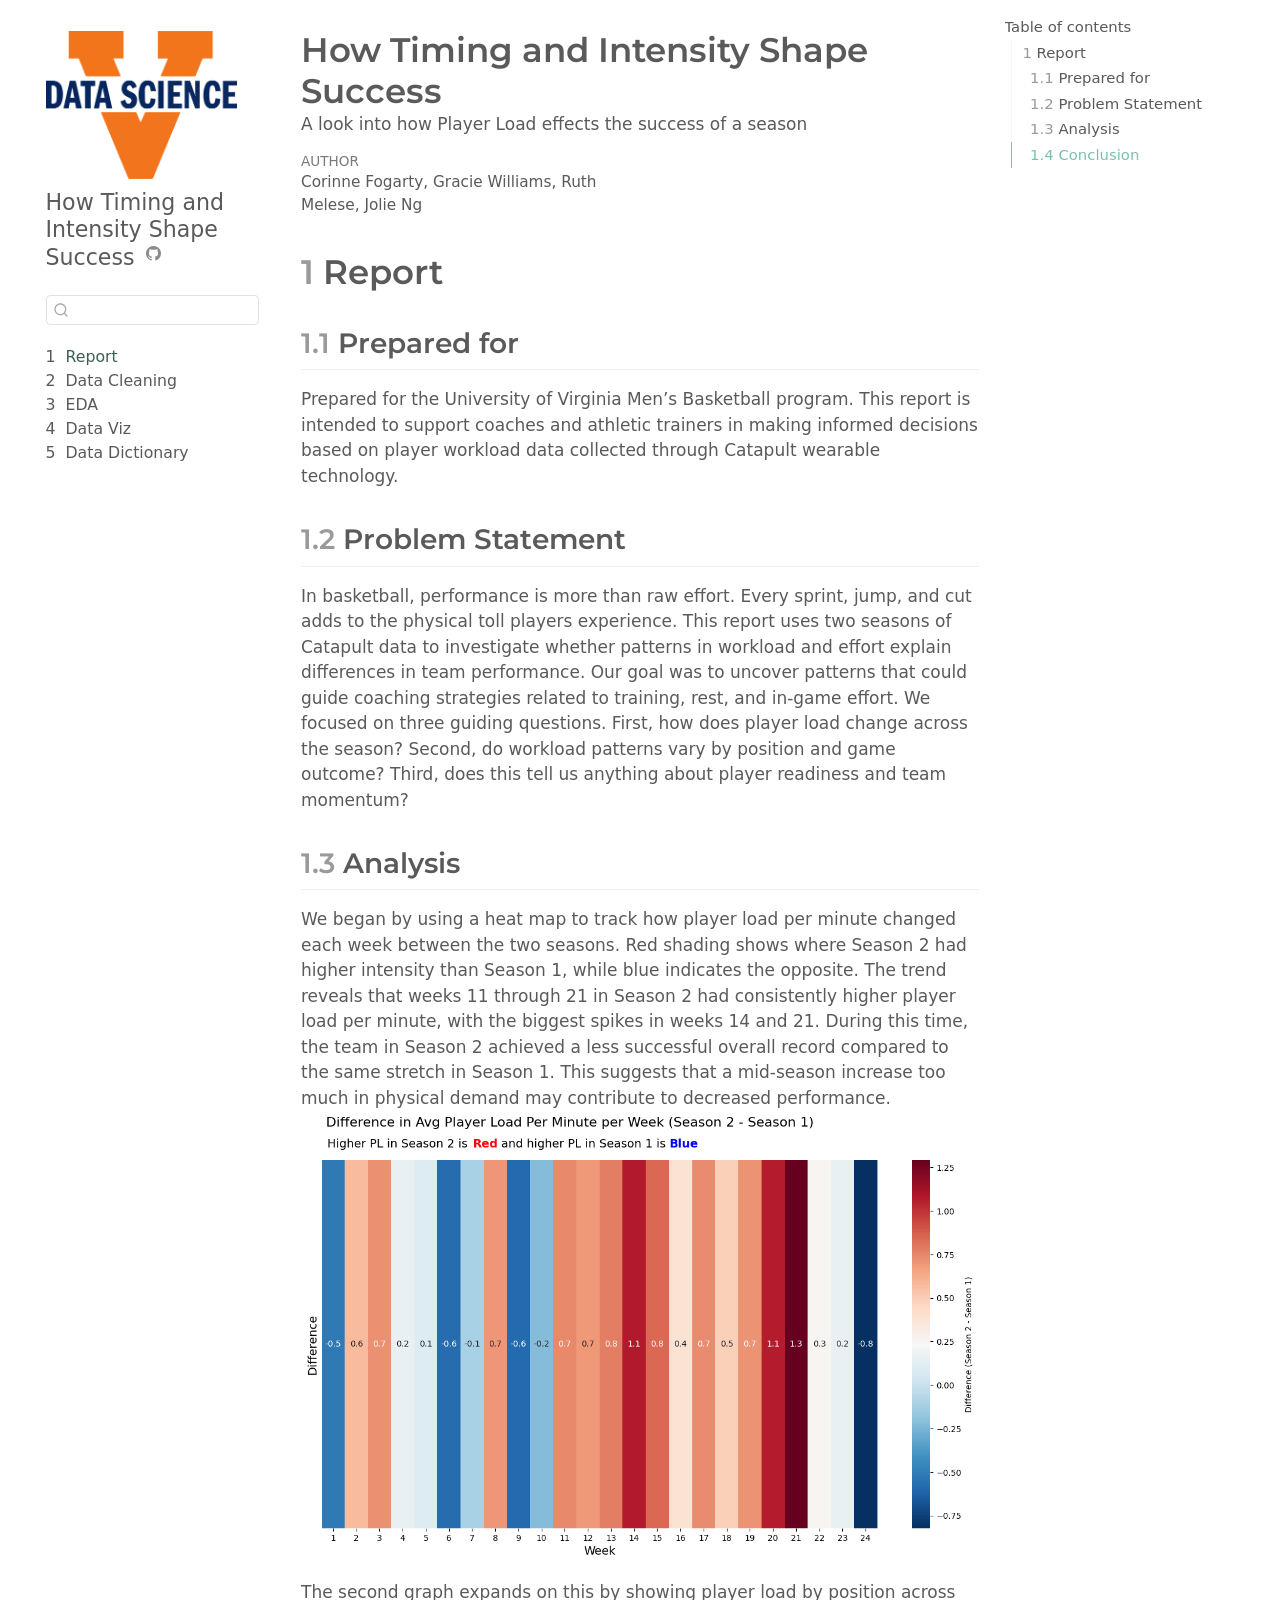
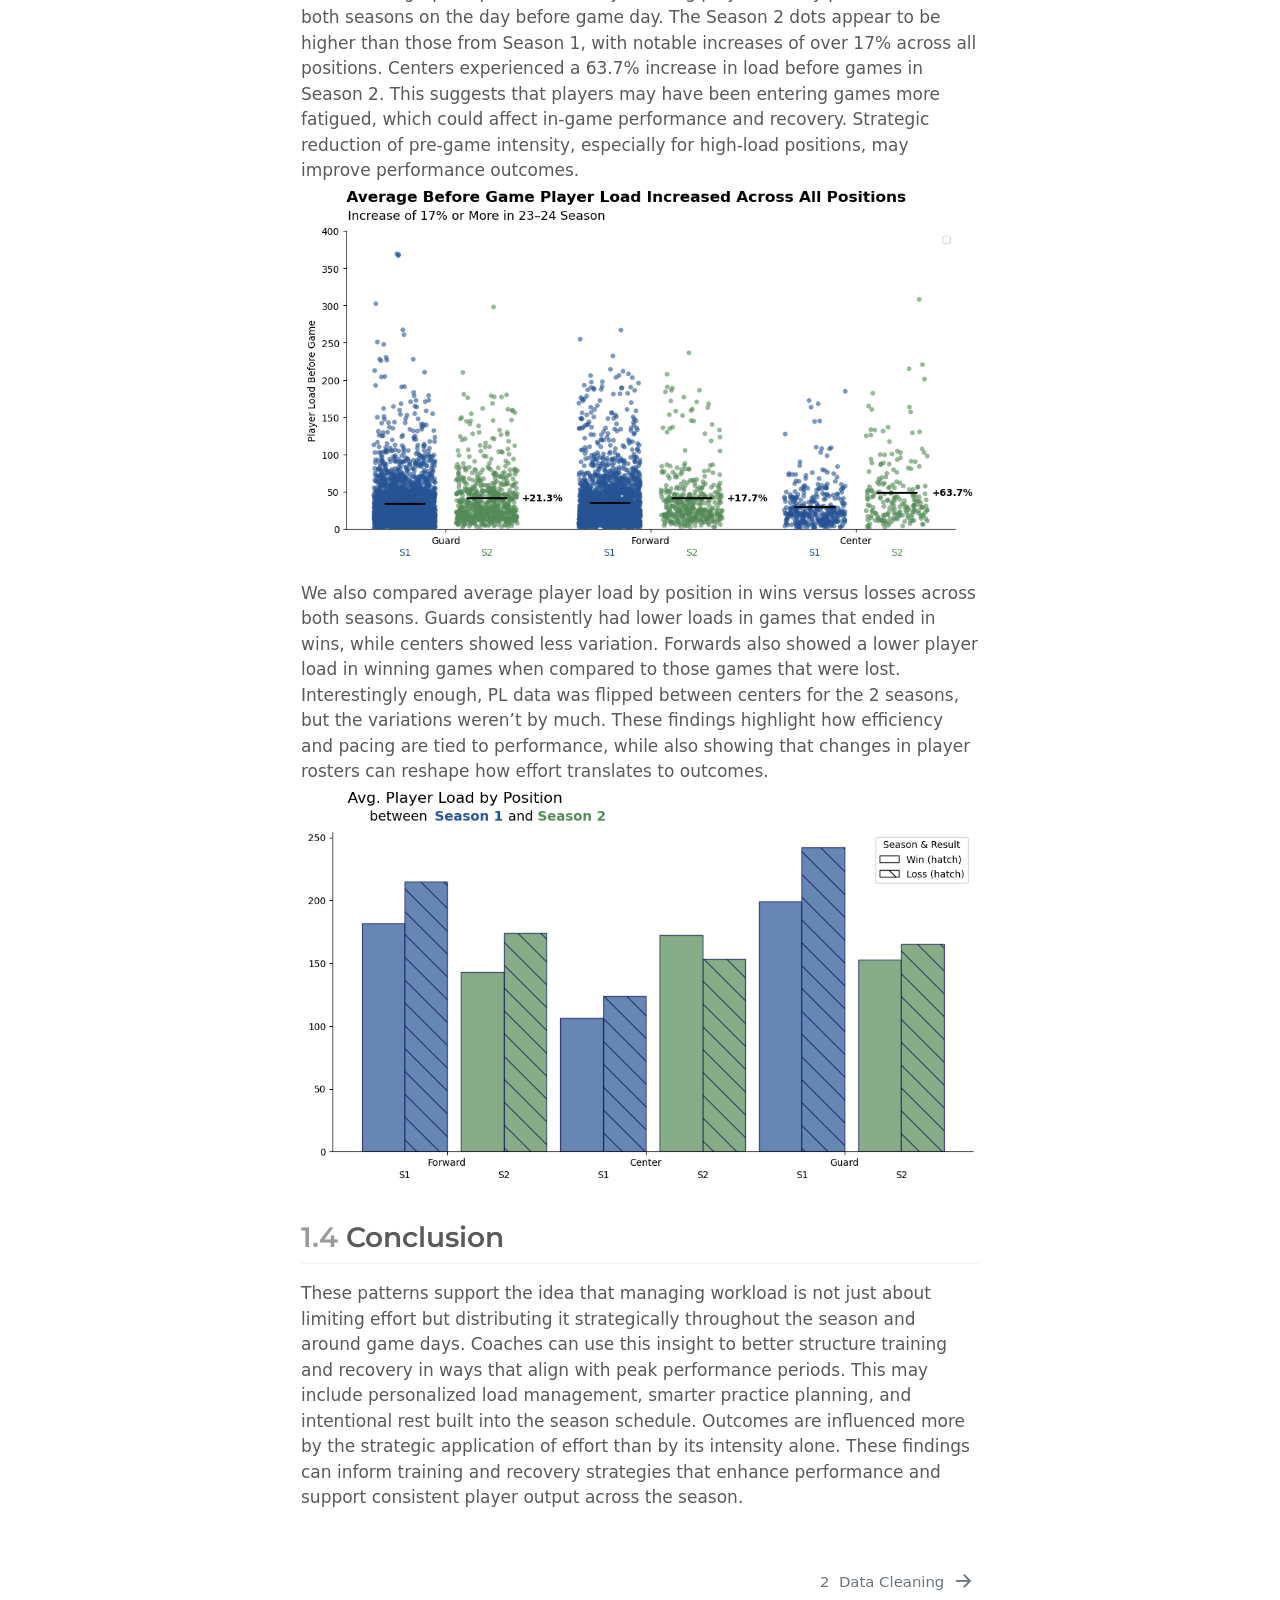
<file: docs/index.html>
<!DOCTYPE html>
<html xmlns="http://www.w3.org/1999/xhtml" lang="en" xml:lang="en"><head>

<meta charset="utf-8">
<meta name="generator" content="quarto-1.6.42">

<meta name="viewport" content="width=device-width, initial-scale=1.0, user-scalable=yes">

<meta name="author" content="Corinne Fogarty, Gracie Williams, Ruth Melese, Jolie Ng">
<meta name="description" content="A look into how Player Load effects the success of a season">

<title>How Timing and Intensity Shape Success</title>
<style>
code{white-space: pre-wrap;}
span.smallcaps{font-variant: small-caps;}
div.columns{display: flex; gap: min(4vw, 1.5em);}
div.column{flex: auto; overflow-x: auto;}
div.hanging-indent{margin-left: 1.5em; text-indent: -1.5em;}
ul.task-list{list-style: none;}
ul.task-list li input[type="checkbox"] {
  width: 0.8em;
  margin: 0 0.8em 0.2em -1em; /* quarto-specific, see https://github.com/quarto-dev/quarto-cli/issues/4556 */ 
  vertical-align: middle;
}
</style>


<script src="site_libs/quarto-nav/quarto-nav.js"></script>
<script src="site_libs/quarto-nav/headroom.min.js"></script>
<script src="site_libs/clipboard/clipboard.min.js"></script>
<script src="site_libs/quarto-search/autocomplete.umd.js"></script>
<script src="site_libs/quarto-search/fuse.min.js"></script>
<script src="site_libs/quarto-search/quarto-search.js"></script>
<meta name="quarto:offset" content="./">
<link href="./datacleaning.html" rel="next">
<link href="./uvads.png" rel="icon" type="image/png">
<script src="site_libs/quarto-html/quarto.js"></script>
<script src="site_libs/quarto-html/popper.min.js"></script>
<script src="site_libs/quarto-html/tippy.umd.min.js"></script>
<script src="site_libs/quarto-html/anchor.min.js"></script>
<link href="site_libs/quarto-html/tippy.css" rel="stylesheet">
<link href="site_libs/quarto-html/quarto-syntax-highlighting-2f5df379a58b258e96c21c0638c20c03.css" rel="stylesheet" id="quarto-text-highlighting-styles">
<script src="site_libs/bootstrap/bootstrap.min.js"></script>
<link href="site_libs/bootstrap/bootstrap-icons.css" rel="stylesheet">
<link href="site_libs/bootstrap/bootstrap-af8f13ac2cf35a584dc317cb14b1796d.min.css" rel="stylesheet" append-hash="true" id="quarto-bootstrap" data-mode="light">
<script id="quarto-search-options" type="application/json">{
  "location": "sidebar",
  "copy-button": false,
  "collapse-after": 3,
  "panel-placement": "start",
  "type": "textbox",
  "limit": 50,
  "keyboard-shortcut": [
    "f",
    "/",
    "s"
  ],
  "show-item-context": false,
  "language": {
    "search-no-results-text": "No results",
    "search-matching-documents-text": "matching documents",
    "search-copy-link-title": "Copy link to search",
    "search-hide-matches-text": "Hide additional matches",
    "search-more-match-text": "more match in this document",
    "search-more-matches-text": "more matches in this document",
    "search-clear-button-title": "Clear",
    "search-text-placeholder": "",
    "search-detached-cancel-button-title": "Cancel",
    "search-submit-button-title": "Submit",
    "search-label": "Search"
  }
}</script>


</head>

<body class="nav-sidebar floating">

<div id="quarto-search-results"></div>
  <header id="quarto-header" class="headroom fixed-top">
  <nav class="quarto-secondary-nav">
    <div class="container-fluid d-flex">
      <button type="button" class="quarto-btn-toggle btn" data-bs-toggle="collapse" role="button" data-bs-target=".quarto-sidebar-collapse-item" aria-controls="quarto-sidebar" aria-expanded="false" aria-label="Toggle sidebar navigation" onclick="if (window.quartoToggleHeadroom) { window.quartoToggleHeadroom(); }">
        <i class="bi bi-layout-text-sidebar-reverse"></i>
      </button>
        <nav class="quarto-page-breadcrumbs" aria-label="breadcrumb"><ol class="breadcrumb"><li class="breadcrumb-item"><a href="./index.html"><span class="chapter-number">1</span>&nbsp; <span class="chapter-title">Report</span></a></li></ol></nav>
        <a class="flex-grow-1" role="navigation" data-bs-toggle="collapse" data-bs-target=".quarto-sidebar-collapse-item" aria-controls="quarto-sidebar" aria-expanded="false" aria-label="Toggle sidebar navigation" onclick="if (window.quartoToggleHeadroom) { window.quartoToggleHeadroom(); }">      
        </a>
      <button type="button" class="btn quarto-search-button" aria-label="Search" onclick="window.quartoOpenSearch();">
        <i class="bi bi-search"></i>
      </button>
    </div>
  </nav>
</header>
<!-- content -->
<div id="quarto-content" class="quarto-container page-columns page-rows-contents page-layout-article">
<!-- sidebar -->
  <nav id="quarto-sidebar" class="sidebar collapse collapse-horizontal quarto-sidebar-collapse-item sidebar-navigation floating overflow-auto">
    <div class="pt-lg-2 mt-2 text-left sidebar-header sidebar-header-stacked">
      <a href="./index.html" class="sidebar-logo-link">
      <img src="./uvads.png" alt="" class="sidebar-logo py-0 d-lg-inline d-none">
      </a>
    <div class="sidebar-title mb-0 py-0">
      <a href="./">How Timing and Intensity Shape Success</a> 
        <div class="sidebar-tools-main">
    <a href="https://github.com/corinnefog/DS2023-report" title="Source Code" class="quarto-navigation-tool px-1" aria-label="Source Code"><i class="bi bi-github"></i></a>
</div>
    </div>
      </div>
        <div class="mt-2 flex-shrink-0 align-items-center">
        <div class="sidebar-search">
        <div id="quarto-search" class="" title="Search"></div>
        </div>
        </div>
    <div class="sidebar-menu-container"> 
    <ul class="list-unstyled mt-1">
        <li class="sidebar-item">
  <div class="sidebar-item-container"> 
  <a href="./index.html" class="sidebar-item-text sidebar-link active">
 <span class="menu-text"><span class="chapter-number">1</span>&nbsp; <span class="chapter-title">Report</span></span></a>
  </div>
</li>
        <li class="sidebar-item">
  <div class="sidebar-item-container"> 
  <a href="./datacleaning.html" class="sidebar-item-text sidebar-link">
 <span class="menu-text"><span class="chapter-number">2</span>&nbsp; <span class="chapter-title">Data Cleaning</span></span></a>
  </div>
</li>
        <li class="sidebar-item">
  <div class="sidebar-item-container"> 
  <a href="./eda.html" class="sidebar-item-text sidebar-link">
 <span class="menu-text"><span class="chapter-number">3</span>&nbsp; <span class="chapter-title">EDA</span></span></a>
  </div>
</li>
        <li class="sidebar-item">
  <div class="sidebar-item-container"> 
  <a href="./dataviz.html" class="sidebar-item-text sidebar-link">
 <span class="menu-text"><span class="chapter-number">4</span>&nbsp; <span class="chapter-title">Data Viz</span></span></a>
  </div>
</li>
        <li class="sidebar-item">
  <div class="sidebar-item-container"> 
  <a href="./datadictionary.html" class="sidebar-item-text sidebar-link">
 <span class="menu-text"><span class="chapter-number">5</span>&nbsp; <span class="chapter-title">Data Dictionary</span></span></a>
  </div>
</li>
    </ul>
    </div>
</nav>
<div id="quarto-sidebar-glass" class="quarto-sidebar-collapse-item" data-bs-toggle="collapse" data-bs-target=".quarto-sidebar-collapse-item"></div>
<!-- margin-sidebar -->
    <div id="quarto-margin-sidebar" class="sidebar margin-sidebar">
        <nav id="TOC" role="doc-toc" class="toc-active">
    <h2 id="toc-title">Table of contents</h2>
   
  <ul>
  <li><a href="#report" id="toc-report" class="nav-link active" data-scroll-target="#report"><span class="header-section-number">1</span> Report</a>
  <ul class="collapse">
  <li><a href="#prepared-for" id="toc-prepared-for" class="nav-link" data-scroll-target="#prepared-for"><span class="header-section-number">1.1</span> Prepared for</a></li>
  <li><a href="#problem-statement" id="toc-problem-statement" class="nav-link" data-scroll-target="#problem-statement"><span class="header-section-number">1.2</span> Problem Statement</a></li>
  <li><a href="#analysis" id="toc-analysis" class="nav-link" data-scroll-target="#analysis"><span class="header-section-number">1.3</span> Analysis</a></li>
  <li><a href="#conclusion" id="toc-conclusion" class="nav-link" data-scroll-target="#conclusion"><span class="header-section-number">1.4</span> Conclusion</a></li>
  </ul></li>
  </ul>
</nav>
    </div>
<!-- main -->
<main class="content" id="quarto-document-content">

<header id="title-block-header" class="quarto-title-block default">
<div class="quarto-title">
<h1 class="title">How Timing and Intensity Shape Success</h1>
</div>

<div>
  <div class="description">
    A look into how Player Load effects the success of a season
  </div>
</div>


<div class="quarto-title-meta">

    <div>
    <div class="quarto-title-meta-heading">Author</div>
    <div class="quarto-title-meta-contents">
             <p>Corinne Fogarty, Gracie Williams, Ruth Melese, Jolie Ng </p>
          </div>
  </div>
    
  
    
  </div>
  


</header>


<section id="report" class="level1" data-number="1">
<h1 data-number="1"><span class="header-section-number">1</span> Report</h1>
<section id="prepared-for" class="level2" data-number="1.1">
<h2 data-number="1.1" class="anchored" data-anchor-id="prepared-for"><span class="header-section-number">1.1</span> Prepared for</h2>
<p>Prepared for the University of Virginia Men’s Basketball program. This report is intended to support coaches and athletic trainers in making informed decisions based on player workload data collected through Catapult wearable technology.</p>
</section>
<section id="problem-statement" class="level2" data-number="1.2">
<h2 data-number="1.2" class="anchored" data-anchor-id="problem-statement"><span class="header-section-number">1.2</span> Problem Statement</h2>
<p>In basketball, performance is more than raw effort. Every sprint, jump, and cut adds to the physical toll players experience. This report uses two seasons of Catapult data to investigate whether patterns in workload and effort explain differences in team performance. Our goal was to uncover patterns that could guide coaching strategies related to training, rest, and in-game effort. We focused on three guiding questions. First, how does player load change across the season? Second, do workload patterns vary by position and game outcome? Third, does this tell us anything about player readiness and team momentum?</p>
</section>
<section id="analysis" class="level2" data-number="1.3">
<h2 data-number="1.3" class="anchored" data-anchor-id="analysis"><span class="header-section-number">1.3</span> Analysis</h2>
<p>We began by using a heat map to track how player load per minute changed each week between the two seasons. Red shading shows where Season 2 had higher intensity than Season 1, while blue indicates the opposite. The trend reveals that weeks 11 through 21 in Season 2 had consistently higher player load per minute, with the biggest spikes in weeks 14 and 21. During this time, the team in Season 2 achieved a less successful overall record compared to the same stretch in Season 1. This suggests that a mid-season increase too much in physical demand may contribute to decreased performance. <img src="graph1.png" class="img-fluid"></p>
<p>The second graph expands on this by showing player load by position across both seasons on the day before game day. The Season 2 dots appear to be higher than those from Season 1, with notable increases of over 17% across all positions. Centers experienced a 63.7% increase in load before games in Season 2. This suggests that players may have been entering games more fatigued, which could affect in-game performance and recovery. Strategic reduction of pre-game intensity, especially for high-load positions, may improve performance outcomes. <img src="jittergraph.png" class="img-fluid"></p>
<p>We also compared average player load by position in wins versus losses across both seasons. Guards consistently had lower loads in games that ended in wins, while centers showed less variation. Forwards also showed a lower player load in winning games when compared to those games that were lost. Interestingly enough, PL data was flipped between centers for the 2 seasons, but the variations weren’t by much. These findings highlight how efficiency and pacing are tied to performance, while also showing that changes in player rosters can reshape how effort translates to outcomes. <img src="PL.png" class="img-fluid"></p>
</section>
<section id="conclusion" class="level2" data-number="1.4">
<h2 data-number="1.4" class="anchored" data-anchor-id="conclusion"><span class="header-section-number">1.4</span> Conclusion</h2>
<p>These patterns support the idea that managing workload is not just about limiting effort but distributing it strategically throughout the season and around game days. Coaches can use this insight to better structure training and recovery in ways that align with peak performance periods. This may include personalized load management, smarter practice planning, and intentional rest built into the season schedule. Outcomes are influenced more by the strategic application of effort than by its intensity alone. These findings can inform training and recovery strategies that enhance performance and support consistent player output across the season.</p>


</section>
</section>

</main> <!-- /main -->
<script id="quarto-html-after-body" type="application/javascript">
window.document.addEventListener("DOMContentLoaded", function (event) {
  const toggleBodyColorMode = (bsSheetEl) => {
    const mode = bsSheetEl.getAttribute("data-mode");
    const bodyEl = window.document.querySelector("body");
    if (mode === "dark") {
      bodyEl.classList.add("quarto-dark");
      bodyEl.classList.remove("quarto-light");
    } else {
      bodyEl.classList.add("quarto-light");
      bodyEl.classList.remove("quarto-dark");
    }
  }
  const toggleBodyColorPrimary = () => {
    const bsSheetEl = window.document.querySelector("link#quarto-bootstrap");
    if (bsSheetEl) {
      toggleBodyColorMode(bsSheetEl);
    }
  }
  toggleBodyColorPrimary();  
  const icon = "";
  const anchorJS = new window.AnchorJS();
  anchorJS.options = {
    placement: 'right',
    icon: icon
  };
  anchorJS.add('.anchored');
  const isCodeAnnotation = (el) => {
    for (const clz of el.classList) {
      if (clz.startsWith('code-annotation-')) {                     
        return true;
      }
    }
    return false;
  }
  const onCopySuccess = function(e) {
    // button target
    const button = e.trigger;
    // don't keep focus
    button.blur();
    // flash "checked"
    button.classList.add('code-copy-button-checked');
    var currentTitle = button.getAttribute("title");
    button.setAttribute("title", "Copied!");
    let tooltip;
    if (window.bootstrap) {
      button.setAttribute("data-bs-toggle", "tooltip");
      button.setAttribute("data-bs-placement", "left");
      button.setAttribute("data-bs-title", "Copied!");
      tooltip = new bootstrap.Tooltip(button, 
        { trigger: "manual", 
          customClass: "code-copy-button-tooltip",
          offset: [0, -8]});
      tooltip.show();    
    }
    setTimeout(function() {
      if (tooltip) {
        tooltip.hide();
        button.removeAttribute("data-bs-title");
        button.removeAttribute("data-bs-toggle");
        button.removeAttribute("data-bs-placement");
      }
      button.setAttribute("title", currentTitle);
      button.classList.remove('code-copy-button-checked');
    }, 1000);
    // clear code selection
    e.clearSelection();
  }
  const getTextToCopy = function(trigger) {
      const codeEl = trigger.previousElementSibling.cloneNode(true);
      for (const childEl of codeEl.children) {
        if (isCodeAnnotation(childEl)) {
          childEl.remove();
        }
      }
      return codeEl.innerText;
  }
  const clipboard = new window.ClipboardJS('.code-copy-button:not([data-in-quarto-modal])', {
    text: getTextToCopy
  });
  clipboard.on('success', onCopySuccess);
  if (window.document.getElementById('quarto-embedded-source-code-modal')) {
    const clipboardModal = new window.ClipboardJS('.code-copy-button[data-in-quarto-modal]', {
      text: getTextToCopy,
      container: window.document.getElementById('quarto-embedded-source-code-modal')
    });
    clipboardModal.on('success', onCopySuccess);
  }
    var localhostRegex = new RegExp(/^(?:http|https):\/\/localhost\:?[0-9]*\//);
    var mailtoRegex = new RegExp(/^mailto:/);
      var filterRegex = new RegExp('/' + window.location.host + '/');
    var isInternal = (href) => {
        return filterRegex.test(href) || localhostRegex.test(href) || mailtoRegex.test(href);
    }
    // Inspect non-navigation links and adorn them if external
 	var links = window.document.querySelectorAll('a[href]:not(.nav-link):not(.navbar-brand):not(.toc-action):not(.sidebar-link):not(.sidebar-item-toggle):not(.pagination-link):not(.no-external):not([aria-hidden]):not(.dropdown-item):not(.quarto-navigation-tool):not(.about-link)');
    for (var i=0; i<links.length; i++) {
      const link = links[i];
      if (!isInternal(link.href)) {
        // undo the damage that might have been done by quarto-nav.js in the case of
        // links that we want to consider external
        if (link.dataset.originalHref !== undefined) {
          link.href = link.dataset.originalHref;
        }
      }
    }
  function tippyHover(el, contentFn, onTriggerFn, onUntriggerFn) {
    const config = {
      allowHTML: true,
      maxWidth: 500,
      delay: 100,
      arrow: false,
      appendTo: function(el) {
          return el.parentElement;
      },
      interactive: true,
      interactiveBorder: 10,
      theme: 'quarto',
      placement: 'bottom-start',
    };
    if (contentFn) {
      config.content = contentFn;
    }
    if (onTriggerFn) {
      config.onTrigger = onTriggerFn;
    }
    if (onUntriggerFn) {
      config.onUntrigger = onUntriggerFn;
    }
    window.tippy(el, config); 
  }
  const noterefs = window.document.querySelectorAll('a[role="doc-noteref"]');
  for (var i=0; i<noterefs.length; i++) {
    const ref = noterefs[i];
    tippyHover(ref, function() {
      // use id or data attribute instead here
      let href = ref.getAttribute('data-footnote-href') || ref.getAttribute('href');
      try { href = new URL(href).hash; } catch {}
      const id = href.replace(/^#\/?/, "");
      const note = window.document.getElementById(id);
      if (note) {
        return note.innerHTML;
      } else {
        return "";
      }
    });
  }
  const xrefs = window.document.querySelectorAll('a.quarto-xref');
  const processXRef = (id, note) => {
    // Strip column container classes
    const stripColumnClz = (el) => {
      el.classList.remove("page-full", "page-columns");
      if (el.children) {
        for (const child of el.children) {
          stripColumnClz(child);
        }
      }
    }
    stripColumnClz(note)
    if (id === null || id.startsWith('sec-')) {
      // Special case sections, only their first couple elements
      const container = document.createElement("div");
      if (note.children && note.children.length > 2) {
        container.appendChild(note.children[0].cloneNode(true));
        for (let i = 1; i < note.children.length; i++) {
          const child = note.children[i];
          if (child.tagName === "P" && child.innerText === "") {
            continue;
          } else {
            container.appendChild(child.cloneNode(true));
            break;
          }
        }
        if (window.Quarto?.typesetMath) {
          window.Quarto.typesetMath(container);
        }
        return container.innerHTML
      } else {
        if (window.Quarto?.typesetMath) {
          window.Quarto.typesetMath(note);
        }
        return note.innerHTML;
      }
    } else {
      // Remove any anchor links if they are present
      const anchorLink = note.querySelector('a.anchorjs-link');
      if (anchorLink) {
        anchorLink.remove();
      }
      if (window.Quarto?.typesetMath) {
        window.Quarto.typesetMath(note);
      }
      if (note.classList.contains("callout")) {
        return note.outerHTML;
      } else {
        return note.innerHTML;
      }
    }
  }
  for (var i=0; i<xrefs.length; i++) {
    const xref = xrefs[i];
    tippyHover(xref, undefined, function(instance) {
      instance.disable();
      let url = xref.getAttribute('href');
      let hash = undefined; 
      if (url.startsWith('#')) {
        hash = url;
      } else {
        try { hash = new URL(url).hash; } catch {}
      }
      if (hash) {
        const id = hash.replace(/^#\/?/, "");
        const note = window.document.getElementById(id);
        if (note !== null) {
          try {
            const html = processXRef(id, note.cloneNode(true));
            instance.setContent(html);
          } finally {
            instance.enable();
            instance.show();
          }
        } else {
          // See if we can fetch this
          fetch(url.split('#')[0])
          .then(res => res.text())
          .then(html => {
            const parser = new DOMParser();
            const htmlDoc = parser.parseFromString(html, "text/html");
            const note = htmlDoc.getElementById(id);
            if (note !== null) {
              const html = processXRef(id, note);
              instance.setContent(html);
            } 
          }).finally(() => {
            instance.enable();
            instance.show();
          });
        }
      } else {
        // See if we can fetch a full url (with no hash to target)
        // This is a special case and we should probably do some content thinning / targeting
        fetch(url)
        .then(res => res.text())
        .then(html => {
          const parser = new DOMParser();
          const htmlDoc = parser.parseFromString(html, "text/html");
          const note = htmlDoc.querySelector('main.content');
          if (note !== null) {
            // This should only happen for chapter cross references
            // (since there is no id in the URL)
            // remove the first header
            if (note.children.length > 0 && note.children[0].tagName === "HEADER") {
              note.children[0].remove();
            }
            const html = processXRef(null, note);
            instance.setContent(html);
          } 
        }).finally(() => {
          instance.enable();
          instance.show();
        });
      }
    }, function(instance) {
    });
  }
      let selectedAnnoteEl;
      const selectorForAnnotation = ( cell, annotation) => {
        let cellAttr = 'data-code-cell="' + cell + '"';
        let lineAttr = 'data-code-annotation="' +  annotation + '"';
        const selector = 'span[' + cellAttr + '][' + lineAttr + ']';
        return selector;
      }
      const selectCodeLines = (annoteEl) => {
        const doc = window.document;
        const targetCell = annoteEl.getAttribute("data-target-cell");
        const targetAnnotation = annoteEl.getAttribute("data-target-annotation");
        const annoteSpan = window.document.querySelector(selectorForAnnotation(targetCell, targetAnnotation));
        const lines = annoteSpan.getAttribute("data-code-lines").split(",");
        const lineIds = lines.map((line) => {
          return targetCell + "-" + line;
        })
        let top = null;
        let height = null;
        let parent = null;
        if (lineIds.length > 0) {
            //compute the position of the single el (top and bottom and make a div)
            const el = window.document.getElementById(lineIds[0]);
            top = el.offsetTop;
            height = el.offsetHeight;
            parent = el.parentElement.parentElement;
          if (lineIds.length > 1) {
            const lastEl = window.document.getElementById(lineIds[lineIds.length - 1]);
            const bottom = lastEl.offsetTop + lastEl.offsetHeight;
            height = bottom - top;
          }
          if (top !== null && height !== null && parent !== null) {
            // cook up a div (if necessary) and position it 
            let div = window.document.getElementById("code-annotation-line-highlight");
            if (div === null) {
              div = window.document.createElement("div");
              div.setAttribute("id", "code-annotation-line-highlight");
              div.style.position = 'absolute';
              parent.appendChild(div);
            }
            div.style.top = top - 2 + "px";
            div.style.height = height + 4 + "px";
            div.style.left = 0;
            let gutterDiv = window.document.getElementById("code-annotation-line-highlight-gutter");
            if (gutterDiv === null) {
              gutterDiv = window.document.createElement("div");
              gutterDiv.setAttribute("id", "code-annotation-line-highlight-gutter");
              gutterDiv.style.position = 'absolute';
              const codeCell = window.document.getElementById(targetCell);
              const gutter = codeCell.querySelector('.code-annotation-gutter');
              gutter.appendChild(gutterDiv);
            }
            gutterDiv.style.top = top - 2 + "px";
            gutterDiv.style.height = height + 4 + "px";
          }
          selectedAnnoteEl = annoteEl;
        }
      };
      const unselectCodeLines = () => {
        const elementsIds = ["code-annotation-line-highlight", "code-annotation-line-highlight-gutter"];
        elementsIds.forEach((elId) => {
          const div = window.document.getElementById(elId);
          if (div) {
            div.remove();
          }
        });
        selectedAnnoteEl = undefined;
      };
        // Handle positioning of the toggle
    window.addEventListener(
      "resize",
      throttle(() => {
        elRect = undefined;
        if (selectedAnnoteEl) {
          selectCodeLines(selectedAnnoteEl);
        }
      }, 10)
    );
    function throttle(fn, ms) {
    let throttle = false;
    let timer;
      return (...args) => {
        if(!throttle) { // first call gets through
            fn.apply(this, args);
            throttle = true;
        } else { // all the others get throttled
            if(timer) clearTimeout(timer); // cancel #2
            timer = setTimeout(() => {
              fn.apply(this, args);
              timer = throttle = false;
            }, ms);
        }
      };
    }
      // Attach click handler to the DT
      const annoteDls = window.document.querySelectorAll('dt[data-target-cell]');
      for (const annoteDlNode of annoteDls) {
        annoteDlNode.addEventListener('click', (event) => {
          const clickedEl = event.target;
          if (clickedEl !== selectedAnnoteEl) {
            unselectCodeLines();
            const activeEl = window.document.querySelector('dt[data-target-cell].code-annotation-active');
            if (activeEl) {
              activeEl.classList.remove('code-annotation-active');
            }
            selectCodeLines(clickedEl);
            clickedEl.classList.add('code-annotation-active');
          } else {
            // Unselect the line
            unselectCodeLines();
            clickedEl.classList.remove('code-annotation-active');
          }
        });
      }
  const findCites = (el) => {
    const parentEl = el.parentElement;
    if (parentEl) {
      const cites = parentEl.dataset.cites;
      if (cites) {
        return {
          el,
          cites: cites.split(' ')
        };
      } else {
        return findCites(el.parentElement)
      }
    } else {
      return undefined;
    }
  };
  var bibliorefs = window.document.querySelectorAll('a[role="doc-biblioref"]');
  for (var i=0; i<bibliorefs.length; i++) {
    const ref = bibliorefs[i];
    const citeInfo = findCites(ref);
    if (citeInfo) {
      tippyHover(citeInfo.el, function() {
        var popup = window.document.createElement('div');
        citeInfo.cites.forEach(function(cite) {
          var citeDiv = window.document.createElement('div');
          citeDiv.classList.add('hanging-indent');
          citeDiv.classList.add('csl-entry');
          var biblioDiv = window.document.getElementById('ref-' + cite);
          if (biblioDiv) {
            citeDiv.innerHTML = biblioDiv.innerHTML;
          }
          popup.appendChild(citeDiv);
        });
        return popup.innerHTML;
      });
    }
  }
});
</script>
<nav class="page-navigation">
  <div class="nav-page nav-page-previous">
  </div>
  <div class="nav-page nav-page-next">
      <a href="./datacleaning.html" class="pagination-link" aria-label="Data Cleaning">
        <span class="nav-page-text"><span class="chapter-number">2</span>&nbsp; <span class="chapter-title">Data Cleaning</span></span> <i class="bi bi-arrow-right-short"></i>
      </a>
  </div>
</nav>
</div> <!-- /content -->




</body></html>
</file>
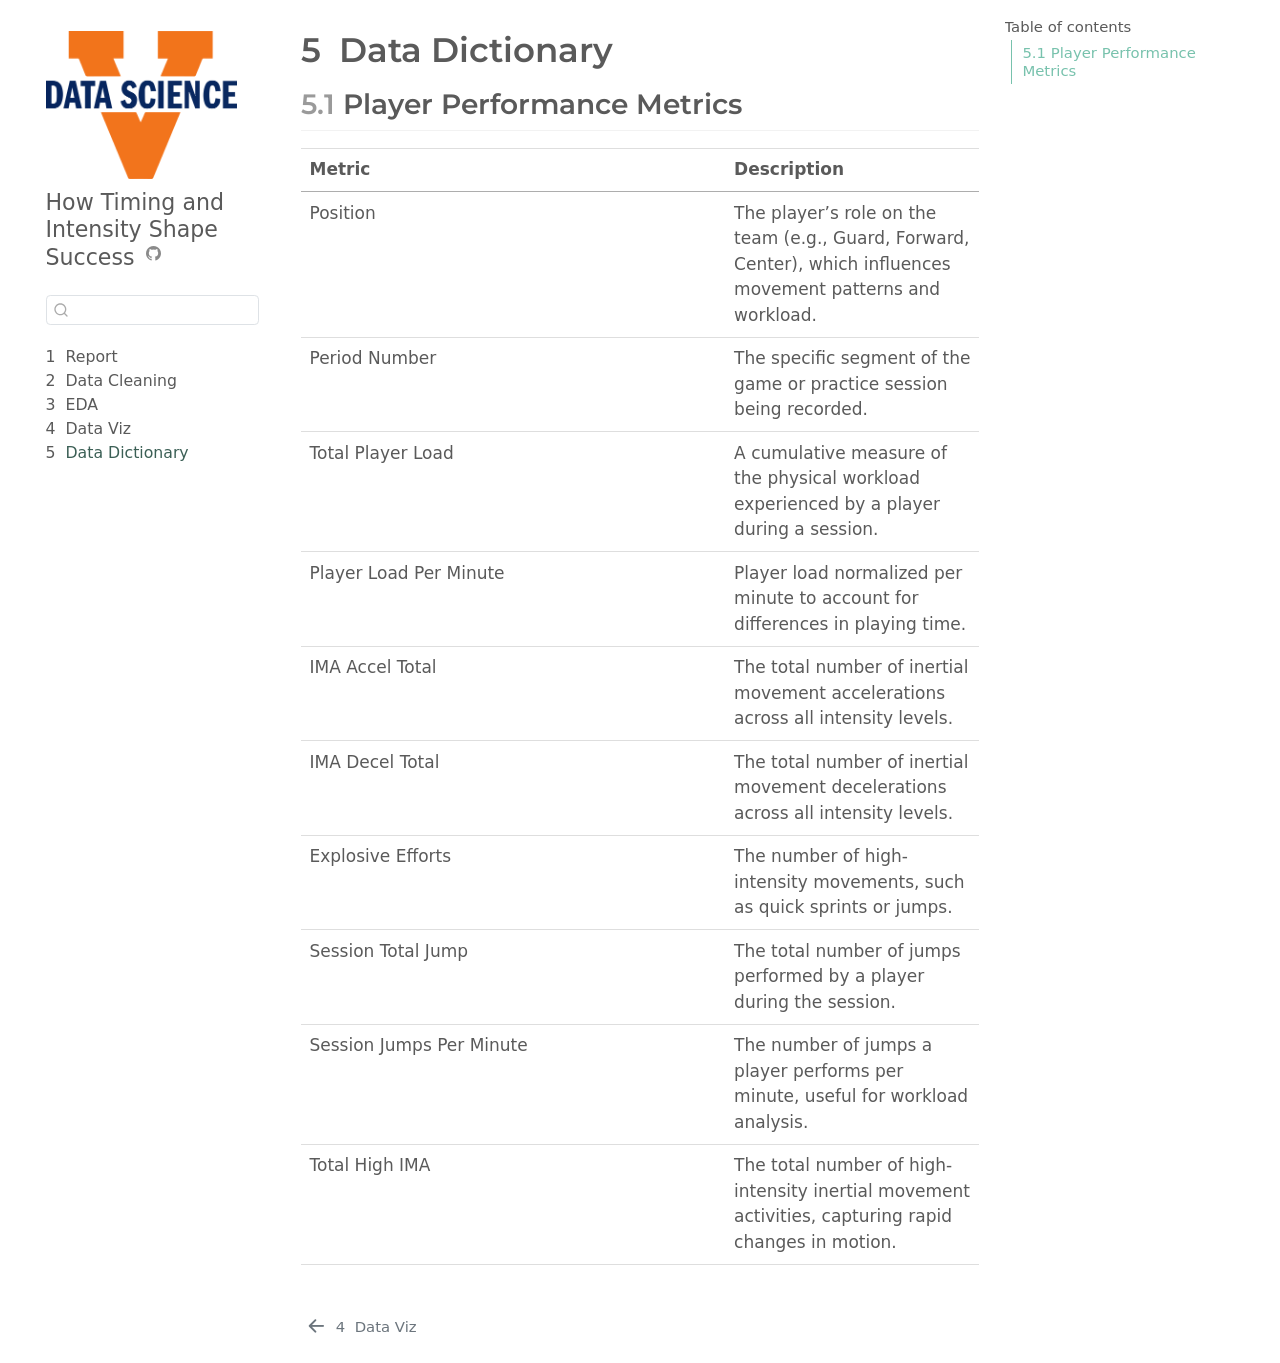
<file: docs/datadictionary.html>
<!DOCTYPE html>
<html xmlns="http://www.w3.org/1999/xhtml" lang="en" xml:lang="en"><head>

<meta charset="utf-8">
<meta name="generator" content="quarto-1.6.42">

<meta name="viewport" content="width=device-width, initial-scale=1.0, user-scalable=yes">

<meta name="description" content="A look into how Player Load effects the success of a season">

<title>5&nbsp; Data Dictionary – How Timing and Intensity Shape Success</title>
<style>
code{white-space: pre-wrap;}
span.smallcaps{font-variant: small-caps;}
div.columns{display: flex; gap: min(4vw, 1.5em);}
div.column{flex: auto; overflow-x: auto;}
div.hanging-indent{margin-left: 1.5em; text-indent: -1.5em;}
ul.task-list{list-style: none;}
ul.task-list li input[type="checkbox"] {
  width: 0.8em;
  margin: 0 0.8em 0.2em -1em; /* quarto-specific, see https://github.com/quarto-dev/quarto-cli/issues/4556 */ 
  vertical-align: middle;
}
</style>


<script src="site_libs/quarto-nav/quarto-nav.js"></script>
<script src="site_libs/quarto-nav/headroom.min.js"></script>
<script src="site_libs/clipboard/clipboard.min.js"></script>
<script src="site_libs/quarto-search/autocomplete.umd.js"></script>
<script src="site_libs/quarto-search/fuse.min.js"></script>
<script src="site_libs/quarto-search/quarto-search.js"></script>
<meta name="quarto:offset" content="./">
<link href="./dataviz.html" rel="prev">
<link href="./uvads.png" rel="icon" type="image/png">
<script src="site_libs/quarto-html/quarto.js"></script>
<script src="site_libs/quarto-html/popper.min.js"></script>
<script src="site_libs/quarto-html/tippy.umd.min.js"></script>
<script src="site_libs/quarto-html/anchor.min.js"></script>
<link href="site_libs/quarto-html/tippy.css" rel="stylesheet">
<link href="site_libs/quarto-html/quarto-syntax-highlighting-2f5df379a58b258e96c21c0638c20c03.css" rel="stylesheet" id="quarto-text-highlighting-styles">
<script src="site_libs/bootstrap/bootstrap.min.js"></script>
<link href="site_libs/bootstrap/bootstrap-icons.css" rel="stylesheet">
<link href="site_libs/bootstrap/bootstrap-af8f13ac2cf35a584dc317cb14b1796d.min.css" rel="stylesheet" append-hash="true" id="quarto-bootstrap" data-mode="light">
<script id="quarto-search-options" type="application/json">{
  "location": "sidebar",
  "copy-button": false,
  "collapse-after": 3,
  "panel-placement": "start",
  "type": "textbox",
  "limit": 50,
  "keyboard-shortcut": [
    "f",
    "/",
    "s"
  ],
  "show-item-context": false,
  "language": {
    "search-no-results-text": "No results",
    "search-matching-documents-text": "matching documents",
    "search-copy-link-title": "Copy link to search",
    "search-hide-matches-text": "Hide additional matches",
    "search-more-match-text": "more match in this document",
    "search-more-matches-text": "more matches in this document",
    "search-clear-button-title": "Clear",
    "search-text-placeholder": "",
    "search-detached-cancel-button-title": "Cancel",
    "search-submit-button-title": "Submit",
    "search-label": "Search"
  }
}</script>


</head>

<body class="nav-sidebar floating">

<div id="quarto-search-results"></div>
  <header id="quarto-header" class="headroom fixed-top">
  <nav class="quarto-secondary-nav">
    <div class="container-fluid d-flex">
      <button type="button" class="quarto-btn-toggle btn" data-bs-toggle="collapse" role="button" data-bs-target=".quarto-sidebar-collapse-item" aria-controls="quarto-sidebar" aria-expanded="false" aria-label="Toggle sidebar navigation" onclick="if (window.quartoToggleHeadroom) { window.quartoToggleHeadroom(); }">
        <i class="bi bi-layout-text-sidebar-reverse"></i>
      </button>
        <nav class="quarto-page-breadcrumbs" aria-label="breadcrumb"><ol class="breadcrumb"><li class="breadcrumb-item"><a href="./datadictionary.html"><span class="chapter-number">5</span>&nbsp; <span class="chapter-title">Data Dictionary</span></a></li></ol></nav>
        <a class="flex-grow-1" role="navigation" data-bs-toggle="collapse" data-bs-target=".quarto-sidebar-collapse-item" aria-controls="quarto-sidebar" aria-expanded="false" aria-label="Toggle sidebar navigation" onclick="if (window.quartoToggleHeadroom) { window.quartoToggleHeadroom(); }">      
        </a>
      <button type="button" class="btn quarto-search-button" aria-label="Search" onclick="window.quartoOpenSearch();">
        <i class="bi bi-search"></i>
      </button>
    </div>
  </nav>
</header>
<!-- content -->
<div id="quarto-content" class="quarto-container page-columns page-rows-contents page-layout-article">
<!-- sidebar -->
  <nav id="quarto-sidebar" class="sidebar collapse collapse-horizontal quarto-sidebar-collapse-item sidebar-navigation floating overflow-auto">
    <div class="pt-lg-2 mt-2 text-left sidebar-header sidebar-header-stacked">
      <a href="./index.html" class="sidebar-logo-link">
      <img src="./uvads.png" alt="" class="sidebar-logo py-0 d-lg-inline d-none">
      </a>
    <div class="sidebar-title mb-0 py-0">
      <a href="./">How Timing and Intensity Shape Success</a> 
        <div class="sidebar-tools-main">
    <a href="https://github.com/corinnefog/DS2023-report" title="Source Code" class="quarto-navigation-tool px-1" aria-label="Source Code"><i class="bi bi-github"></i></a>
</div>
    </div>
      </div>
        <div class="mt-2 flex-shrink-0 align-items-center">
        <div class="sidebar-search">
        <div id="quarto-search" class="" title="Search"></div>
        </div>
        </div>
    <div class="sidebar-menu-container"> 
    <ul class="list-unstyled mt-1">
        <li class="sidebar-item">
  <div class="sidebar-item-container"> 
  <a href="./index.html" class="sidebar-item-text sidebar-link">
 <span class="menu-text"><span class="chapter-number">1</span>&nbsp; <span class="chapter-title">Report</span></span></a>
  </div>
</li>
        <li class="sidebar-item">
  <div class="sidebar-item-container"> 
  <a href="./datacleaning.html" class="sidebar-item-text sidebar-link">
 <span class="menu-text"><span class="chapter-number">2</span>&nbsp; <span class="chapter-title">Data Cleaning</span></span></a>
  </div>
</li>
        <li class="sidebar-item">
  <div class="sidebar-item-container"> 
  <a href="./eda.html" class="sidebar-item-text sidebar-link">
 <span class="menu-text"><span class="chapter-number">3</span>&nbsp; <span class="chapter-title">EDA</span></span></a>
  </div>
</li>
        <li class="sidebar-item">
  <div class="sidebar-item-container"> 
  <a href="./dataviz.html" class="sidebar-item-text sidebar-link">
 <span class="menu-text"><span class="chapter-number">4</span>&nbsp; <span class="chapter-title">Data Viz</span></span></a>
  </div>
</li>
        <li class="sidebar-item">
  <div class="sidebar-item-container"> 
  <a href="./datadictionary.html" class="sidebar-item-text sidebar-link active">
 <span class="menu-text"><span class="chapter-number">5</span>&nbsp; <span class="chapter-title">Data Dictionary</span></span></a>
  </div>
</li>
    </ul>
    </div>
</nav>
<div id="quarto-sidebar-glass" class="quarto-sidebar-collapse-item" data-bs-toggle="collapse" data-bs-target=".quarto-sidebar-collapse-item"></div>
<!-- margin-sidebar -->
    <div id="quarto-margin-sidebar" class="sidebar margin-sidebar">
        <nav id="TOC" role="doc-toc" class="toc-active">
    <h2 id="toc-title">Table of contents</h2>
   
  <ul>
  <li><a href="#player-performance-metrics" id="toc-player-performance-metrics" class="nav-link active" data-scroll-target="#player-performance-metrics"><span class="header-section-number">5.1</span> Player Performance Metrics</a></li>
  </ul>
</nav>
    </div>
<!-- main -->
<main class="content" id="quarto-document-content">

<header id="title-block-header" class="quarto-title-block default">
<div class="quarto-title">
<h1 class="title"><span class="chapter-number">5</span>&nbsp; <span class="chapter-title">Data Dictionary</span></h1>
</div>



<div class="quarto-title-meta">

    
  
    
  </div>
  


</header>


<section id="player-performance-metrics" class="level2" data-number="5.1">
<h2 data-number="5.1" class="anchored" data-anchor-id="player-performance-metrics"><span class="header-section-number">5.1</span> Player Performance Metrics</h2>
<table class="caption-top table">
<colgroup>
<col style="width: 62%">
<col style="width: 37%">
</colgroup>
<thead>
<tr class="header">
<th><strong>Metric</strong></th>
<th><strong>Description</strong></th>
</tr>
</thead>
<tbody>
<tr class="odd">
<td>Position</td>
<td>The player’s role on the team (e.g., Guard, Forward, Center), which influences movement patterns and workload.</td>
</tr>
<tr class="even">
<td>Period Number</td>
<td>The specific segment of the game or practice session being recorded.</td>
</tr>
<tr class="odd">
<td>Total Player Load</td>
<td>A cumulative measure of the physical workload experienced by a player during a session.</td>
</tr>
<tr class="even">
<td>Player Load Per Minute</td>
<td>Player load normalized per minute to account for differences in playing time.</td>
</tr>
<tr class="odd">
<td>IMA Accel Total</td>
<td>The total number of inertial movement accelerations across all intensity levels.</td>
</tr>
<tr class="even">
<td>IMA Decel Total</td>
<td>The total number of inertial movement decelerations across all intensity levels.</td>
</tr>
<tr class="odd">
<td>Explosive Efforts</td>
<td>The number of high-intensity movements, such as quick sprints or jumps.</td>
</tr>
<tr class="even">
<td>Session Total Jump</td>
<td>The total number of jumps performed by a player during the session.</td>
</tr>
<tr class="odd">
<td>Session Jumps Per Minute</td>
<td>The number of jumps a player performs per minute, useful for workload analysis.</td>
</tr>
<tr class="even">
<td>Total High IMA</td>
<td>The total number of high-intensity inertial movement activities, capturing rapid changes in motion.</td>
</tr>
</tbody>
</table>


</section>

</main> <!-- /main -->
<script id="quarto-html-after-body" type="application/javascript">
window.document.addEventListener("DOMContentLoaded", function (event) {
  const toggleBodyColorMode = (bsSheetEl) => {
    const mode = bsSheetEl.getAttribute("data-mode");
    const bodyEl = window.document.querySelector("body");
    if (mode === "dark") {
      bodyEl.classList.add("quarto-dark");
      bodyEl.classList.remove("quarto-light");
    } else {
      bodyEl.classList.add("quarto-light");
      bodyEl.classList.remove("quarto-dark");
    }
  }
  const toggleBodyColorPrimary = () => {
    const bsSheetEl = window.document.querySelector("link#quarto-bootstrap");
    if (bsSheetEl) {
      toggleBodyColorMode(bsSheetEl);
    }
  }
  toggleBodyColorPrimary();  
  const icon = "";
  const anchorJS = new window.AnchorJS();
  anchorJS.options = {
    placement: 'right',
    icon: icon
  };
  anchorJS.add('.anchored');
  const isCodeAnnotation = (el) => {
    for (const clz of el.classList) {
      if (clz.startsWith('code-annotation-')) {                     
        return true;
      }
    }
    return false;
  }
  const onCopySuccess = function(e) {
    // button target
    const button = e.trigger;
    // don't keep focus
    button.blur();
    // flash "checked"
    button.classList.add('code-copy-button-checked');
    var currentTitle = button.getAttribute("title");
    button.setAttribute("title", "Copied!");
    let tooltip;
    if (window.bootstrap) {
      button.setAttribute("data-bs-toggle", "tooltip");
      button.setAttribute("data-bs-placement", "left");
      button.setAttribute("data-bs-title", "Copied!");
      tooltip = new bootstrap.Tooltip(button, 
        { trigger: "manual", 
          customClass: "code-copy-button-tooltip",
          offset: [0, -8]});
      tooltip.show();    
    }
    setTimeout(function() {
      if (tooltip) {
        tooltip.hide();
        button.removeAttribute("data-bs-title");
        button.removeAttribute("data-bs-toggle");
        button.removeAttribute("data-bs-placement");
      }
      button.setAttribute("title", currentTitle);
      button.classList.remove('code-copy-button-checked');
    }, 1000);
    // clear code selection
    e.clearSelection();
  }
  const getTextToCopy = function(trigger) {
      const codeEl = trigger.previousElementSibling.cloneNode(true);
      for (const childEl of codeEl.children) {
        if (isCodeAnnotation(childEl)) {
          childEl.remove();
        }
      }
      return codeEl.innerText;
  }
  const clipboard = new window.ClipboardJS('.code-copy-button:not([data-in-quarto-modal])', {
    text: getTextToCopy
  });
  clipboard.on('success', onCopySuccess);
  if (window.document.getElementById('quarto-embedded-source-code-modal')) {
    const clipboardModal = new window.ClipboardJS('.code-copy-button[data-in-quarto-modal]', {
      text: getTextToCopy,
      container: window.document.getElementById('quarto-embedded-source-code-modal')
    });
    clipboardModal.on('success', onCopySuccess);
  }
    var localhostRegex = new RegExp(/^(?:http|https):\/\/localhost\:?[0-9]*\//);
    var mailtoRegex = new RegExp(/^mailto:/);
      var filterRegex = new RegExp('/' + window.location.host + '/');
    var isInternal = (href) => {
        return filterRegex.test(href) || localhostRegex.test(href) || mailtoRegex.test(href);
    }
    // Inspect non-navigation links and adorn them if external
 	var links = window.document.querySelectorAll('a[href]:not(.nav-link):not(.navbar-brand):not(.toc-action):not(.sidebar-link):not(.sidebar-item-toggle):not(.pagination-link):not(.no-external):not([aria-hidden]):not(.dropdown-item):not(.quarto-navigation-tool):not(.about-link)');
    for (var i=0; i<links.length; i++) {
      const link = links[i];
      if (!isInternal(link.href)) {
        // undo the damage that might have been done by quarto-nav.js in the case of
        // links that we want to consider external
        if (link.dataset.originalHref !== undefined) {
          link.href = link.dataset.originalHref;
        }
      }
    }
  function tippyHover(el, contentFn, onTriggerFn, onUntriggerFn) {
    const config = {
      allowHTML: true,
      maxWidth: 500,
      delay: 100,
      arrow: false,
      appendTo: function(el) {
          return el.parentElement;
      },
      interactive: true,
      interactiveBorder: 10,
      theme: 'quarto',
      placement: 'bottom-start',
    };
    if (contentFn) {
      config.content = contentFn;
    }
    if (onTriggerFn) {
      config.onTrigger = onTriggerFn;
    }
    if (onUntriggerFn) {
      config.onUntrigger = onUntriggerFn;
    }
    window.tippy(el, config); 
  }
  const noterefs = window.document.querySelectorAll('a[role="doc-noteref"]');
  for (var i=0; i<noterefs.length; i++) {
    const ref = noterefs[i];
    tippyHover(ref, function() {
      // use id or data attribute instead here
      let href = ref.getAttribute('data-footnote-href') || ref.getAttribute('href');
      try { href = new URL(href).hash; } catch {}
      const id = href.replace(/^#\/?/, "");
      const note = window.document.getElementById(id);
      if (note) {
        return note.innerHTML;
      } else {
        return "";
      }
    });
  }
  const xrefs = window.document.querySelectorAll('a.quarto-xref');
  const processXRef = (id, note) => {
    // Strip column container classes
    const stripColumnClz = (el) => {
      el.classList.remove("page-full", "page-columns");
      if (el.children) {
        for (const child of el.children) {
          stripColumnClz(child);
        }
      }
    }
    stripColumnClz(note)
    if (id === null || id.startsWith('sec-')) {
      // Special case sections, only their first couple elements
      const container = document.createElement("div");
      if (note.children && note.children.length > 2) {
        container.appendChild(note.children[0].cloneNode(true));
        for (let i = 1; i < note.children.length; i++) {
          const child = note.children[i];
          if (child.tagName === "P" && child.innerText === "") {
            continue;
          } else {
            container.appendChild(child.cloneNode(true));
            break;
          }
        }
        if (window.Quarto?.typesetMath) {
          window.Quarto.typesetMath(container);
        }
        return container.innerHTML
      } else {
        if (window.Quarto?.typesetMath) {
          window.Quarto.typesetMath(note);
        }
        return note.innerHTML;
      }
    } else {
      // Remove any anchor links if they are present
      const anchorLink = note.querySelector('a.anchorjs-link');
      if (anchorLink) {
        anchorLink.remove();
      }
      if (window.Quarto?.typesetMath) {
        window.Quarto.typesetMath(note);
      }
      if (note.classList.contains("callout")) {
        return note.outerHTML;
      } else {
        return note.innerHTML;
      }
    }
  }
  for (var i=0; i<xrefs.length; i++) {
    const xref = xrefs[i];
    tippyHover(xref, undefined, function(instance) {
      instance.disable();
      let url = xref.getAttribute('href');
      let hash = undefined; 
      if (url.startsWith('#')) {
        hash = url;
      } else {
        try { hash = new URL(url).hash; } catch {}
      }
      if (hash) {
        const id = hash.replace(/^#\/?/, "");
        const note = window.document.getElementById(id);
        if (note !== null) {
          try {
            const html = processXRef(id, note.cloneNode(true));
            instance.setContent(html);
          } finally {
            instance.enable();
            instance.show();
          }
        } else {
          // See if we can fetch this
          fetch(url.split('#')[0])
          .then(res => res.text())
          .then(html => {
            const parser = new DOMParser();
            const htmlDoc = parser.parseFromString(html, "text/html");
            const note = htmlDoc.getElementById(id);
            if (note !== null) {
              const html = processXRef(id, note);
              instance.setContent(html);
            } 
          }).finally(() => {
            instance.enable();
            instance.show();
          });
        }
      } else {
        // See if we can fetch a full url (with no hash to target)
        // This is a special case and we should probably do some content thinning / targeting
        fetch(url)
        .then(res => res.text())
        .then(html => {
          const parser = new DOMParser();
          const htmlDoc = parser.parseFromString(html, "text/html");
          const note = htmlDoc.querySelector('main.content');
          if (note !== null) {
            // This should only happen for chapter cross references
            // (since there is no id in the URL)
            // remove the first header
            if (note.children.length > 0 && note.children[0].tagName === "HEADER") {
              note.children[0].remove();
            }
            const html = processXRef(null, note);
            instance.setContent(html);
          } 
        }).finally(() => {
          instance.enable();
          instance.show();
        });
      }
    }, function(instance) {
    });
  }
      let selectedAnnoteEl;
      const selectorForAnnotation = ( cell, annotation) => {
        let cellAttr = 'data-code-cell="' + cell + '"';
        let lineAttr = 'data-code-annotation="' +  annotation + '"';
        const selector = 'span[' + cellAttr + '][' + lineAttr + ']';
        return selector;
      }
      const selectCodeLines = (annoteEl) => {
        const doc = window.document;
        const targetCell = annoteEl.getAttribute("data-target-cell");
        const targetAnnotation = annoteEl.getAttribute("data-target-annotation");
        const annoteSpan = window.document.querySelector(selectorForAnnotation(targetCell, targetAnnotation));
        const lines = annoteSpan.getAttribute("data-code-lines").split(",");
        const lineIds = lines.map((line) => {
          return targetCell + "-" + line;
        })
        let top = null;
        let height = null;
        let parent = null;
        if (lineIds.length > 0) {
            //compute the position of the single el (top and bottom and make a div)
            const el = window.document.getElementById(lineIds[0]);
            top = el.offsetTop;
            height = el.offsetHeight;
            parent = el.parentElement.parentElement;
          if (lineIds.length > 1) {
            const lastEl = window.document.getElementById(lineIds[lineIds.length - 1]);
            const bottom = lastEl.offsetTop + lastEl.offsetHeight;
            height = bottom - top;
          }
          if (top !== null && height !== null && parent !== null) {
            // cook up a div (if necessary) and position it 
            let div = window.document.getElementById("code-annotation-line-highlight");
            if (div === null) {
              div = window.document.createElement("div");
              div.setAttribute("id", "code-annotation-line-highlight");
              div.style.position = 'absolute';
              parent.appendChild(div);
            }
            div.style.top = top - 2 + "px";
            div.style.height = height + 4 + "px";
            div.style.left = 0;
            let gutterDiv = window.document.getElementById("code-annotation-line-highlight-gutter");
            if (gutterDiv === null) {
              gutterDiv = window.document.createElement("div");
              gutterDiv.setAttribute("id", "code-annotation-line-highlight-gutter");
              gutterDiv.style.position = 'absolute';
              const codeCell = window.document.getElementById(targetCell);
              const gutter = codeCell.querySelector('.code-annotation-gutter');
              gutter.appendChild(gutterDiv);
            }
            gutterDiv.style.top = top - 2 + "px";
            gutterDiv.style.height = height + 4 + "px";
          }
          selectedAnnoteEl = annoteEl;
        }
      };
      const unselectCodeLines = () => {
        const elementsIds = ["code-annotation-line-highlight", "code-annotation-line-highlight-gutter"];
        elementsIds.forEach((elId) => {
          const div = window.document.getElementById(elId);
          if (div) {
            div.remove();
          }
        });
        selectedAnnoteEl = undefined;
      };
        // Handle positioning of the toggle
    window.addEventListener(
      "resize",
      throttle(() => {
        elRect = undefined;
        if (selectedAnnoteEl) {
          selectCodeLines(selectedAnnoteEl);
        }
      }, 10)
    );
    function throttle(fn, ms) {
    let throttle = false;
    let timer;
      return (...args) => {
        if(!throttle) { // first call gets through
            fn.apply(this, args);
            throttle = true;
        } else { // all the others get throttled
            if(timer) clearTimeout(timer); // cancel #2
            timer = setTimeout(() => {
              fn.apply(this, args);
              timer = throttle = false;
            }, ms);
        }
      };
    }
      // Attach click handler to the DT
      const annoteDls = window.document.querySelectorAll('dt[data-target-cell]');
      for (const annoteDlNode of annoteDls) {
        annoteDlNode.addEventListener('click', (event) => {
          const clickedEl = event.target;
          if (clickedEl !== selectedAnnoteEl) {
            unselectCodeLines();
            const activeEl = window.document.querySelector('dt[data-target-cell].code-annotation-active');
            if (activeEl) {
              activeEl.classList.remove('code-annotation-active');
            }
            selectCodeLines(clickedEl);
            clickedEl.classList.add('code-annotation-active');
          } else {
            // Unselect the line
            unselectCodeLines();
            clickedEl.classList.remove('code-annotation-active');
          }
        });
      }
  const findCites = (el) => {
    const parentEl = el.parentElement;
    if (parentEl) {
      const cites = parentEl.dataset.cites;
      if (cites) {
        return {
          el,
          cites: cites.split(' ')
        };
      } else {
        return findCites(el.parentElement)
      }
    } else {
      return undefined;
    }
  };
  var bibliorefs = window.document.querySelectorAll('a[role="doc-biblioref"]');
  for (var i=0; i<bibliorefs.length; i++) {
    const ref = bibliorefs[i];
    const citeInfo = findCites(ref);
    if (citeInfo) {
      tippyHover(citeInfo.el, function() {
        var popup = window.document.createElement('div');
        citeInfo.cites.forEach(function(cite) {
          var citeDiv = window.document.createElement('div');
          citeDiv.classList.add('hanging-indent');
          citeDiv.classList.add('csl-entry');
          var biblioDiv = window.document.getElementById('ref-' + cite);
          if (biblioDiv) {
            citeDiv.innerHTML = biblioDiv.innerHTML;
          }
          popup.appendChild(citeDiv);
        });
        return popup.innerHTML;
      });
    }
  }
});
</script>
<nav class="page-navigation">
  <div class="nav-page nav-page-previous">
      <a href="./dataviz.html" class="pagination-link" aria-label="Data Viz">
        <i class="bi bi-arrow-left-short"></i> <span class="nav-page-text"><span class="chapter-number">4</span>&nbsp; <span class="chapter-title">Data Viz</span></span>
      </a>          
  </div>
  <div class="nav-page nav-page-next">
  </div>
</nav>
</div> <!-- /content -->




</body></html>
</file>
<file: docs/site_libs/quarto-html/tippy.css>
.tippy-box[data-animation=fade][data-state=hidden]{opacity:0}[data-tippy-root]{max-width:calc(100vw - 10px)}.tippy-box{position:relative;background-color:#333;color:#fff;border-radius:4px;font-size:14px;line-height:1.4;white-space:normal;outline:0;transition-property:transform,visibility,opacity}.tippy-box[data-placement^=top]>.tippy-arrow{bottom:0}.tippy-box[data-placement^=top]>.tippy-arrow:before{bottom:-7px;left:0;border-width:8px 8px 0;border-top-color:initial;transform-origin:center top}.tippy-box[data-placement^=bottom]>.tippy-arrow{top:0}.tippy-box[data-placement^=bottom]>.tippy-arrow:before{top:-7px;left:0;border-width:0 8px 8px;border-bottom-color:initial;transform-origin:center bottom}.tippy-box[data-placement^=left]>.tippy-arrow{right:0}.tippy-box[data-placement^=left]>.tippy-arrow:before{border-width:8px 0 8px 8px;border-left-color:initial;right:-7px;transform-origin:center left}.tippy-box[data-placement^=right]>.tippy-arrow{left:0}.tippy-box[data-placement^=right]>.tippy-arrow:before{left:-7px;border-width:8px 8px 8px 0;border-right-color:initial;transform-origin:center right}.tippy-box[data-inertia][data-state=visible]{transition-timing-function:cubic-bezier(.54,1.5,.38,1.11)}.tippy-arrow{width:16px;height:16px;color:#333}.tippy-arrow:before{content:"";position:absolute;border-color:transparent;border-style:solid}.tippy-content{position:relative;padding:5px 9px;z-index:1}
</file>
<file: docs/site_libs/quarto-html/quarto-syntax-highlighting-2f5df379a58b258e96c21c0638c20c03.css>
/* quarto syntax highlight colors */
:root {
  --quarto-hl-ot-color: #003B4F;
  --quarto-hl-at-color: #657422;
  --quarto-hl-ss-color: #20794D;
  --quarto-hl-an-color: #5E5E5E;
  --quarto-hl-fu-color: #4758AB;
  --quarto-hl-st-color: #20794D;
  --quarto-hl-cf-color: #003B4F;
  --quarto-hl-op-color: #5E5E5E;
  --quarto-hl-er-color: #AD0000;
  --quarto-hl-bn-color: #AD0000;
  --quarto-hl-al-color: #AD0000;
  --quarto-hl-va-color: #111111;
  --quarto-hl-bu-color: inherit;
  --quarto-hl-ex-color: inherit;
  --quarto-hl-pp-color: #AD0000;
  --quarto-hl-in-color: #5E5E5E;
  --quarto-hl-vs-color: #20794D;
  --quarto-hl-wa-color: #5E5E5E;
  --quarto-hl-do-color: #5E5E5E;
  --quarto-hl-im-color: #00769E;
  --quarto-hl-ch-color: #20794D;
  --quarto-hl-dt-color: #AD0000;
  --quarto-hl-fl-color: #AD0000;
  --quarto-hl-co-color: #5E5E5E;
  --quarto-hl-cv-color: #5E5E5E;
  --quarto-hl-cn-color: #8f5902;
  --quarto-hl-sc-color: #5E5E5E;
  --quarto-hl-dv-color: #AD0000;
  --quarto-hl-kw-color: #003B4F;
}

/* other quarto variables */
:root {
  --quarto-font-monospace: SFMono-Regular, Menlo, Monaco, Consolas, "Liberation Mono", "Courier New", monospace;
}

pre > code.sourceCode > span {
  color: #003B4F;
}

code span {
  color: #003B4F;
}

code.sourceCode > span {
  color: #003B4F;
}

div.sourceCode,
div.sourceCode pre.sourceCode {
  color: #003B4F;
}

code span.ot {
  color: #003B4F;
  font-style: inherit;
}

code span.at {
  color: #657422;
  font-style: inherit;
}

code span.ss {
  color: #20794D;
  font-style: inherit;
}

code span.an {
  color: #5E5E5E;
  font-style: inherit;
}

code span.fu {
  color: #4758AB;
  font-style: inherit;
}

code span.st {
  color: #20794D;
  font-style: inherit;
}

code span.cf {
  color: #003B4F;
  font-weight: bold;
  font-style: inherit;
}

code span.op {
  color: #5E5E5E;
  font-style: inherit;
}

code span.er {
  color: #AD0000;
  font-style: inherit;
}

code span.bn {
  color: #AD0000;
  font-style: inherit;
}

code span.al {
  color: #AD0000;
  font-style: inherit;
}

code span.va {
  color: #111111;
  font-style: inherit;
}

code span.bu {
  font-style: inherit;
}

code span.ex {
  font-style: inherit;
}

code span.pp {
  color: #AD0000;
  font-style: inherit;
}

code span.in {
  color: #5E5E5E;
  font-style: inherit;
}

code span.vs {
  color: #20794D;
  font-style: inherit;
}

code span.wa {
  color: #5E5E5E;
  font-style: italic;
}

code span.do {
  color: #5E5E5E;
  font-style: italic;
}

code span.im {
  color: #00769E;
  font-style: inherit;
}

code span.ch {
  color: #20794D;
  font-style: inherit;
}

code span.dt {
  color: #AD0000;
  font-style: inherit;
}

code span.fl {
  color: #AD0000;
  font-style: inherit;
}

code span.co {
  color: #5E5E5E;
  font-style: inherit;
}

code span.cv {
  color: #5E5E5E;
  font-style: italic;
}

code span.cn {
  color: #8f5902;
  font-style: inherit;
}

code span.sc {
  color: #5E5E5E;
  font-style: inherit;
}

code span.dv {
  color: #AD0000;
  font-style: inherit;
}

code span.kw {
  color: #003B4F;
  font-weight: bold;
  font-style: inherit;
}

.prevent-inlining {
  content: "</";
}

/*# sourceMappingURL=35eb38a806ee71ea6d2563be2308c832.css.map */
</file>
